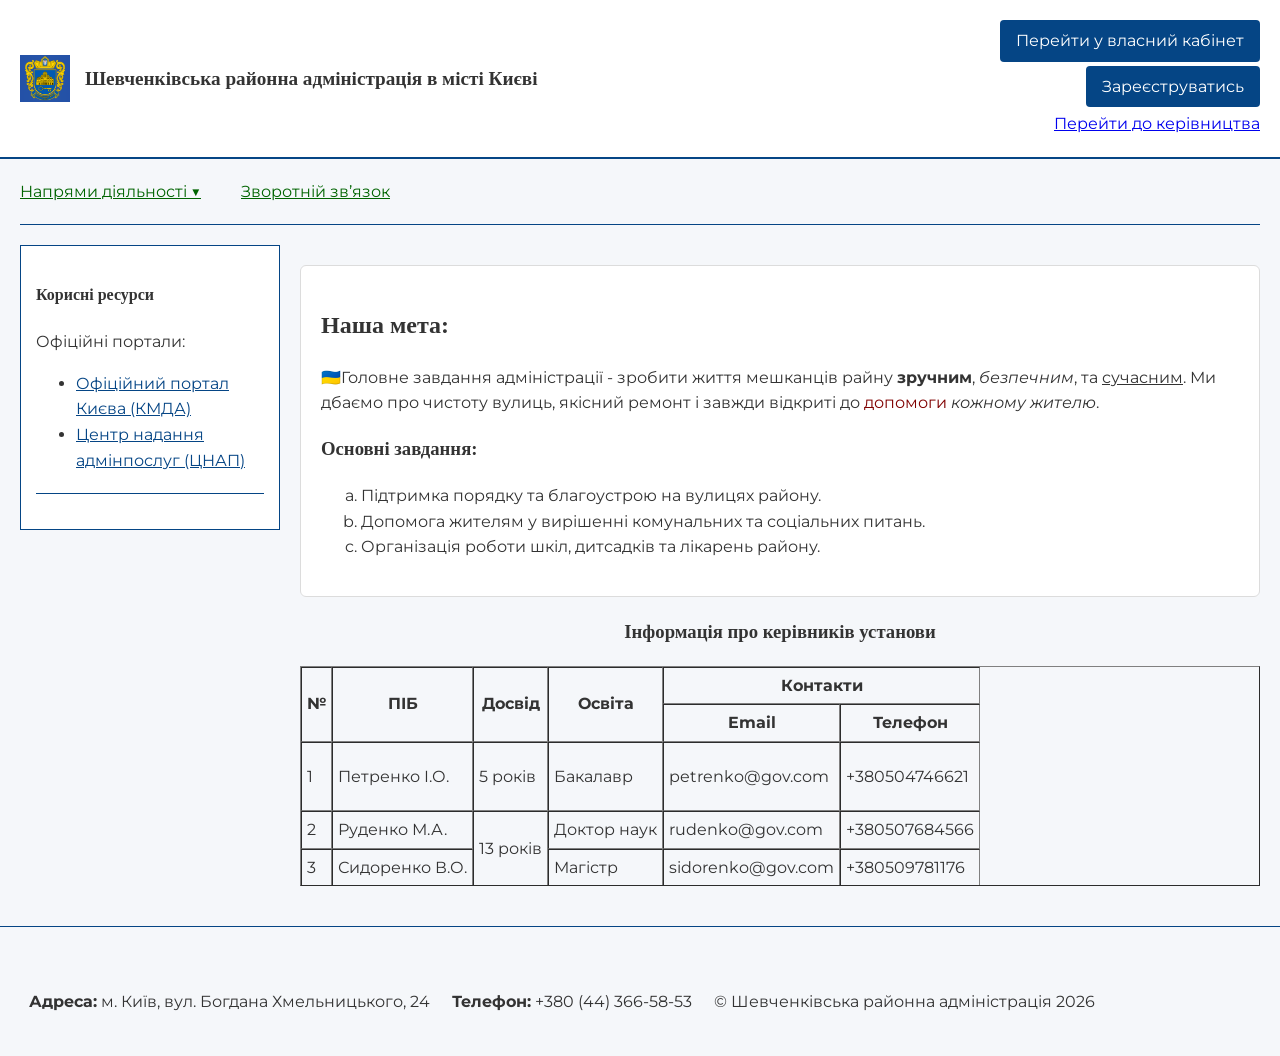
<file: index.html>
<!DOCTYPE html>
<html lang="uk"> 

<head>
    <meta charset="UTF-8">
    <title>Шевченківська районна адміністрація - Головна</title>
    <link rel="stylesheet" href="style.css">
    <link rel="preconnect" href="https://fonts.googleapis.com">
    <link rel="preconnect" href="https://fonts.gstatic.com" crossorigin>
    <link href="https://fonts.googleapis.com/css2?family=Montserrat:ital,wght@0,100..900;1,100..900&display=swap" rel="stylesheet">

</head>

<body> 
    <header class="header">
        <div class="logo_container">
            <img src="img.png" alt="Логотип Шевченківської районної адміністрації" style="max-height: 50px; max-width: 50px;" />
            <div>
                <h1> Шевченківська районна адміністрація в місті Києві</h1>
                <div id="motto-container"></div>
            </div>
        </div>
        <div class="nav_buttons">
            <p><a href="#" class="btn">Перейти у власний кабінет</a><br></p>
            <p><a href="#" class="btn btn-register">Зареєструватись</a></p>
            <p><a href="#leadership">Перейти до керівництва</a></p>
        </div>
    </header>

    

    <main>
        <nav class="navbar">
        <div class="dropdown" style="display: inline-block; position: relative;">
            <a href="activities.html" id="activities-btn">Напрями діяльності ▼</a>
            <div id="dropdown-menu" class="dropdown-content" style="display: none; position: absolute; top: 100%; left: 0; background-color: #f9f9f9; min-width: 160px; box-shadow: 0px 8px 16px rgba(0,0,0,0.2); padding: 10px; z-index: 999; border-radius: 4px;">
                <a href="activities.html#komunal" style="display: block; padding: 5px 0; color: #054585; text-decoration: none;">ЖКГ</a>
                <a href="activities.html#osvita" style="display: block; padding: 5px 0; color: #054585; text-decoration: none;">Освіта</a>
                <a href="activities.html#cnap" style="display: block; padding: 5px 0; color: #054585; text-decoration: none;">ЦНАП</a>
            </div>
        </div>
        <br>
        <a href="feedback.html">Зворотній зв’язок</a><br>
    </nav>
        <hr style="margin: 20px 0; border: 0; border-top: 1px solid #054585;">
        <aside class="sidebar">
            <h4>Корисні ресурси</h4>
            <p>Офіційні портали:</p>
            <ul>
                <li><a href="https://kyivcity.gov.ua/" target="_blank">Офіційний портал Києва (КМДА)</a></li>
                <li><a href="https://kyivcnap.gov.ua/" target="_blank">Центр надання адмінпослуг (ЦНАП)</a></li>
            </ul>
            <hr style="margin: 20px 0; border: 0; border-top: 1px solid #054585;">
            
        </aside>

        <article>
        <section>
                <h2>Наша мета:</h2>
                <p>Головне завдання адміністрації - зробити життя мешканців райну <b>зручним</b>, <i>безпечним</i>, та <u>сучасним</u>. Ми дбаємо про чистоту вулиць, якісний ремонт і завжди відкриті до <span style="color: rgb(128, 0, 0);">допомоги</span> <em>кожному жителю</em>.</p>
                <h3>Основні завдання:</h3>
                <ol type="a">
                    <li>Підтримка порядку та благоустрою на вулицях району.</li>
                    <li>Допомога жителям у вирішенні комунальних та соціальних питань.</li>
                    <li>Організація роботи шкіл, дитсадків та лікарень району.</li>
                </ol>
        </section>

            <div id="leadership" tabindex="0">
                <h3 align="center">Інформація про керівників установи</h3>
                <table border="1" cellpadding="5" cellspacing="0">
                    <thead>
                        <tr>
                            <th rowspan="2" style="width: 20px;">№</th>
                            <th rowspan="2">ПІБ</th>
                            <th rowspan="2">Досвід</th> 
                            <th rowspan="2">Освіта</th>
                            <th colspan="2">Контакти</th>
                        </tr>
                        <tr>
                            <th>Email</th>
                            <th>Телефон</th>
                        </tr>
                    </thead>
                    <tbody>
                        <tr>
                            <td>1</td>
                            <td><p id="founder-name">Петренко І.О.</p></td>
                            <td>5 років</td>
                            <td>Бакалавр</td>
                            <td>petrenko@gov.com</td>
                            <td>+380504746621</td>
                        </tr>
                        <tr>
                            <td>2</td>
                            <td>Руденко М.А.</td>
                            <td rowspan="2" style="vertical-align: middle;">13 років</td>
                            <td>Доктор наук</td>
                            <td>rudenko@gov.com</td>
                            <td>+380507684566</td>
                        </tr>
                        <tr>
                            <td>3</td>
                            <td>Сидоренко В.О.</td>
                            <td>Магістр</td>
                            <td>sidorenko@gov.com</td>
                            <td>+380509781176</td>
                        </tr>
                        <tr>
                            <td>4</td>
                            <td>Василенко А.А.</td>
                            <td>3 роки</td>
                            <td>Бакалавр</td>
                            <td>vasilenko@gov.com</td>
                            <td>+380503931277</td>
                        </tr>
                        <tr>
                            <td>5</td>
                            <td>Торчук С.О.</td>
                            <td> 9 років</td>
                            <td>Магістр</td>
                            <td colspan="2" style="text-align: center;">Немає даних</td>
                        </tr>
                    </tbody>
                    <tfoot>
                        <tr>
                            <td colspan="6"> Всього 5 ключових осіб</td>
                        </tr>
                    </tfoot>
                </table>
            </div>
        </article>
    </main>
    <hr style="margin: 20px 0; border: 0; border-top: 1px solid #054585;">
    
    <footer class="footer">
        <p tabindex="0"><b>Адреса:</b> м. Київ, вул. Богдана Хмельницького, 24 </p>
        <p tabindex="0"><b>Телефон:</b> +380 (44) 366-58-53</p>
        <p>&copy; Шевченківська районна адміністрація 2026 </p>
    </footer>

    <script src="script.js"></script>
</body>
</html>
</file>
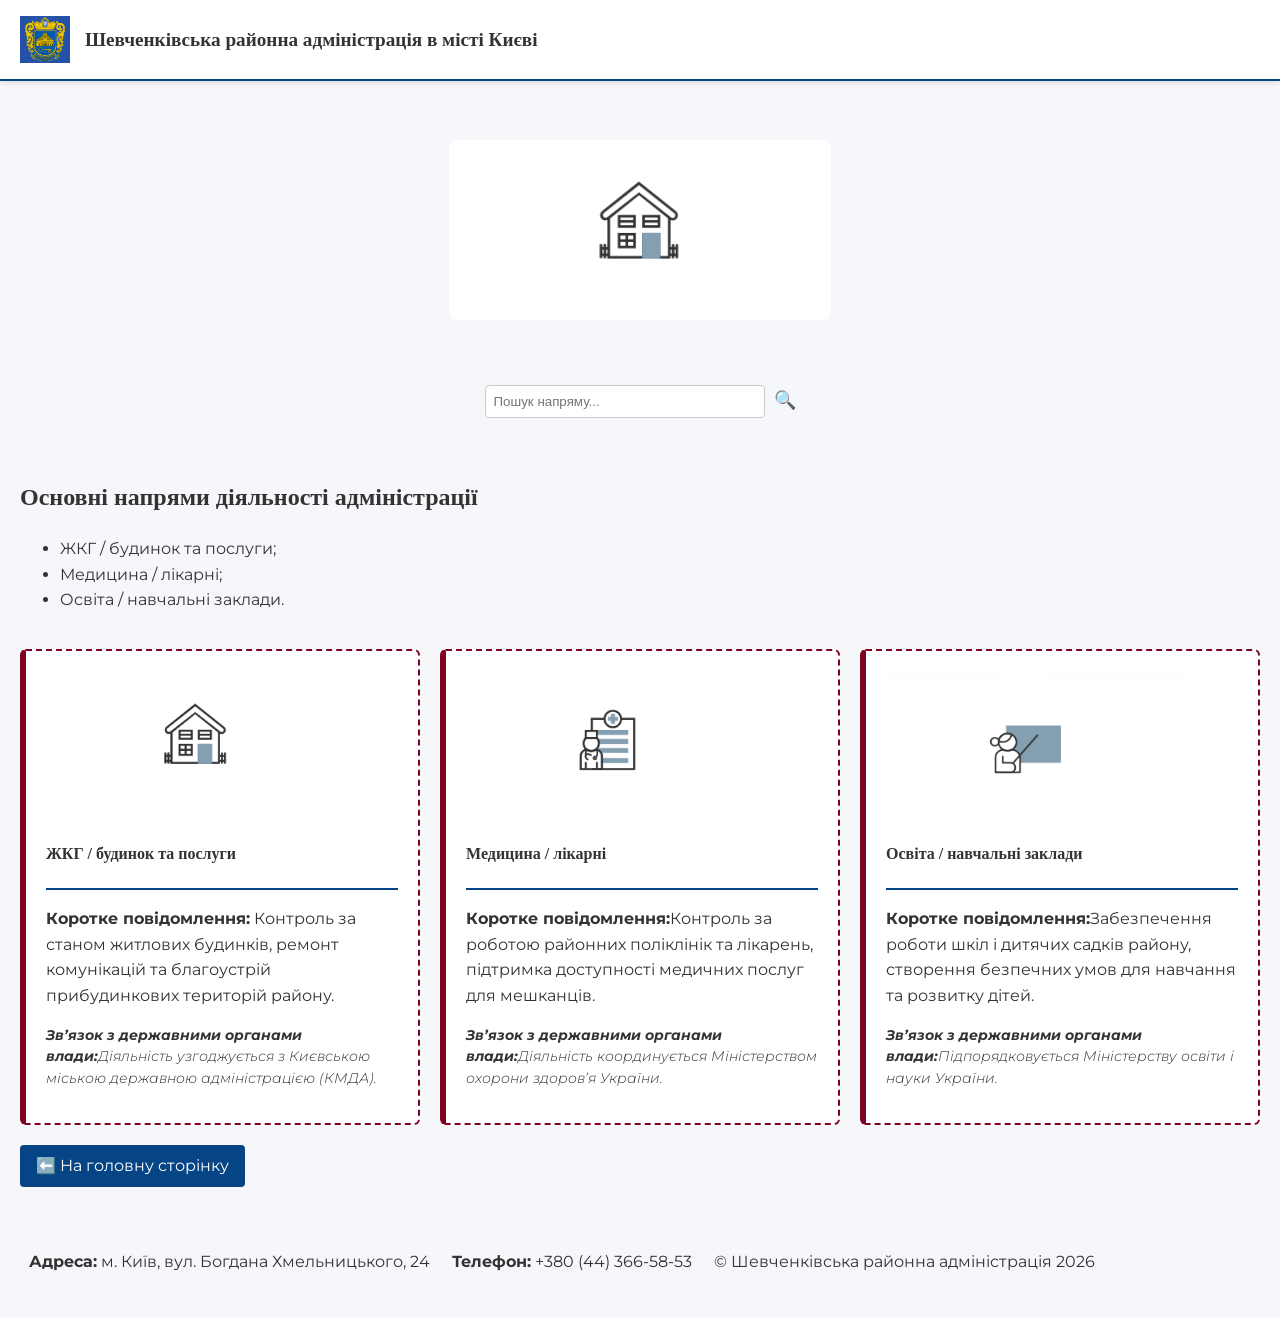
<file: activities.html>
<!DOCTYPE html>
<html lang="uk"> 

<head>
    <meta charset="UTF-8">
    <title>Шевченківська районна адміністрація - Напрями діяльності</title>
    <link rel="stylesheet" href="style.css">
    <link rel="preconnect" href="https://fonts.googleapis.com">
    <link rel="preconnect" href="https://fonts.gstatic.com" crossorigin>
    <link href="https://fonts.googleapis.com/css2?family=Montserrat:ital,wght@0,100..900;1,100..900&display=swap" rel="stylesheet">
</head>
<body>
    <header class="header projects-header">
        <div class="logo_container">
        <img src="img.png" alt="Логотип Шевченківської районної адміністрації" style="max-height: 50px; max-width: 50px;" />
        <h1>Шевченківська районна адміністрація в місті Києві</h1>
        </div>
    </header>

    <main class="activities-main">
        <div class="carousel-container" style="display: flex; justify-content: center; align-items: center; width: 100%; margin: 20px 0;">
            <div class="carousel-slide" style="text-align: center;">
                <img src="img1.png" alt="Напрям 1" class="carousel-img" style="max-height: 20vh; width: auto; border-radius: 8px; display: block; margin: 0 auto;">
                <img src="img2.png" alt="Напрям 2" class="carousel-img" style="max-height: 20vh; width: auto; border-radius: 8px; display: none; margin: 0 auto;">
                <img src="img3.png" alt="Напрям 3" class="carousel-img" style="max-height: 20vh; width: auto; border-radius: 8px; display: none; margin: 0 auto;">
            </div>
        </div>
        <div class="search-box" style="text-align: center; margin: 20px 0;">
            <input type="text" id="searchInput" placeholder="Пошук напряму..." style="padding: 8px; width: 280px; border-radius: 4px; border: 1px solid #ccc;">
            <span id="searchIcon" style="cursor: pointer; font-size: 18px; margin-left: 5px;">🔍</span>
        </div>
        <div class="activities-title-block">
            <h2>Основні напрями діяльності адміністрації</h2>
            <ul>
            <li>ЖКГ / будинок та послуги;</li>
            <li>Медицина / лікарні;</li>
            <li>Освіта / навчальні заклади.</li>
            </ul>

        </div>
        <div class="activities-grid">
            <div class="activities-card activity-item">
                <div class="card-header">
                    <img src="img1.png" alt="ЖКГ / будинок та послуги" style="max-width: 300px; border-radius: 10 px;">
                    <div class="card-title-group">
                        <h4>ЖКГ / будинок та послуги</h4>
                    </div>
                </div>
                <div class="card-body">
                    <p><b>Коротке повідомлення:</b> Контроль за станом житлових будинків, ремонт комунікацій та благоустрій прибудинкових територій району.</p>
                    <p><b>Звʼязок з державними органами влади:</b>Діяльність узгоджується з Києвською міською державною адміністрацією (КМДА).</p>
                </div>
            </div>
            
            <div class="activities-card activity-item">
                <div class="card-header">
                    <img src="img2.png" alt="Медицина / лікарні" style="max-width: 300px; border-radius: 20 px;">
                    <div class="card-title-group">
                        <h4>Медицина / лікарні</h4>
                    </div>
                </div>
                <div class="card-body">
                    <p><b>Коротке повідомлення:</b>Контроль за роботою районних поліклінік та лікарень, підтримка доступності медичних послуг для мешканців.</p>
                    <p><b>Звʼязок з державними органами влади:</b>Діяльність координується Міністерством охорони здоровʼя України.</p>
                </div>
            </div>
            
            <div class="activities-card activity-item">
                <div class="card-header">
                    <img src="img3.png" alt="Освіта / навчальні заклади" style="max-width: 300px; border-radius: 20 px;">
                    <div class="card-title-group">
                        <h4>Освіта / навчальні заклади</h4>
                    </div>
                </div>
                <div class="card-body">
                    <p><b>Коротке повідомлення:</b>Забезпечення роботи шкіл і дитячих садків району, створення безпечних умов для навчання та розвитку дітей.</p>
                    <p><b>Звʼязок з державними органами влади:</b>Підпорядковується Міністерству освіти і науки України.</p>
                </div>
            </div>
           
        </div>
        <div class="back-button-container">
            <a href="index.html" class="btn"> ⬅️ На головну сторінку</a>
        </div>
    </main>

    <footer class="footer">
        <p><b>Адреса:</b> м. Київ, вул. Богдана Хмельницького, 24 </p>

        <p><b>Телефон:</b> +380 (44) 366-58-53</p>
        <p>&copy; Шевченківська районна адміністрація 2026 </p>
    </footer>

    <script src="script.js"></script>
</body>
</html>
</file>
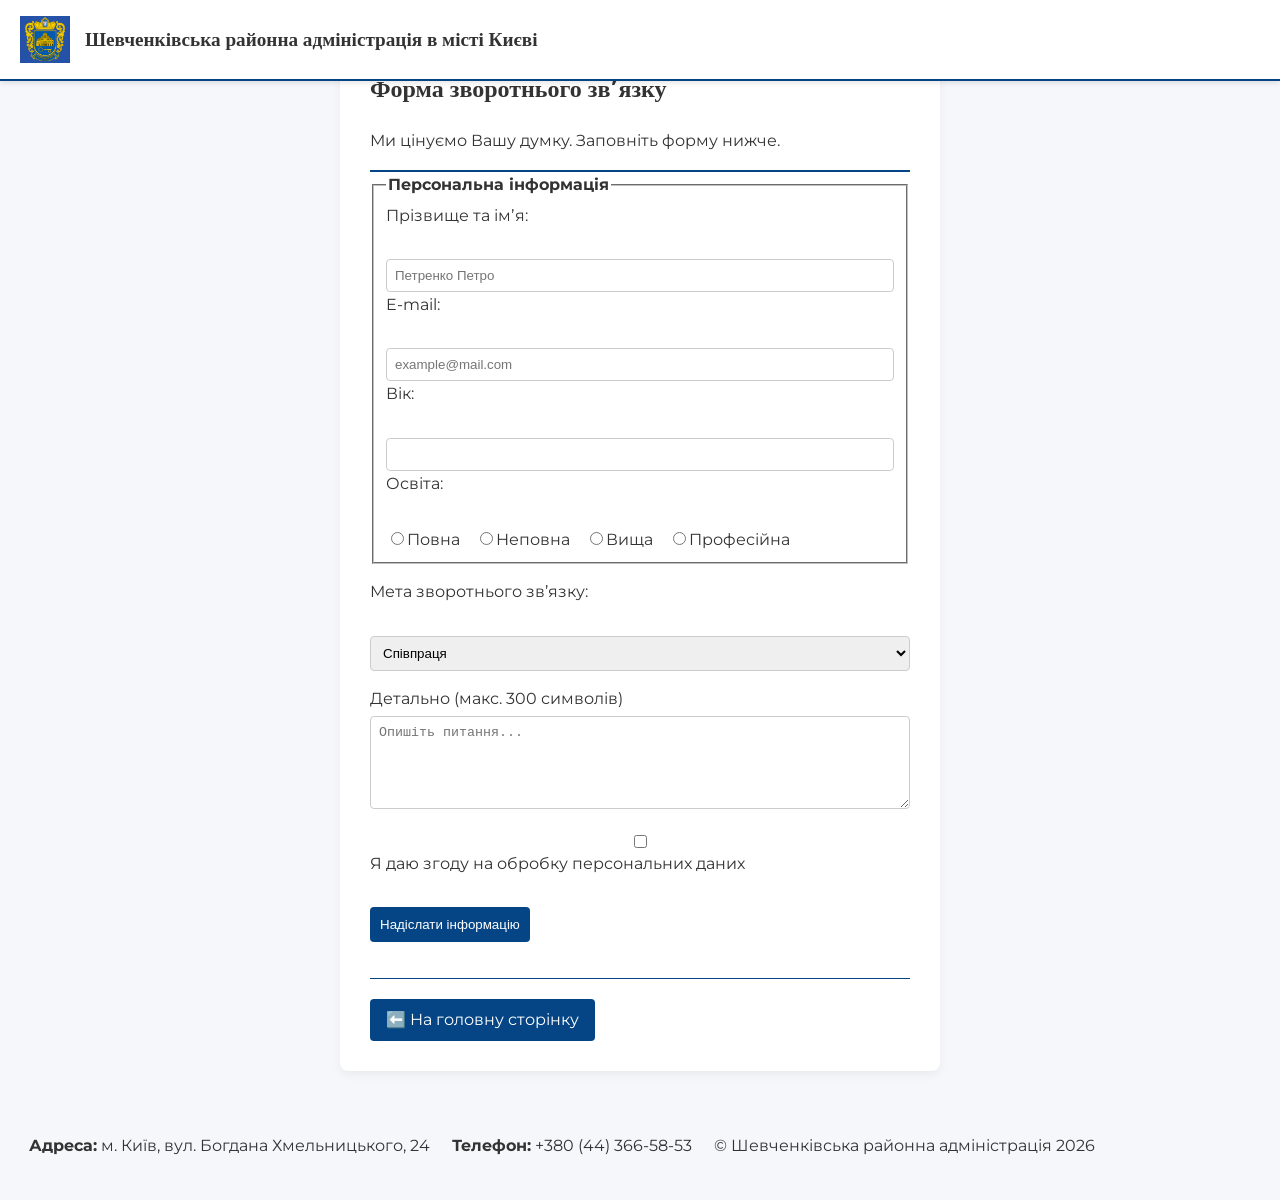
<file: feedback.html>
<!DOCTYPE html>
<html lang="uk"> 

<head>
    <meta charset="UTF-8">
    <title>Шевченківська районна адміністрація - Зворотній звʼязок</title>
    <link rel="stylesheet" href="style.css">
    <link rel="preconnect" href="https://fonts.googleapis.com">
    <link rel="preconnect" href="https://fonts.gstatic.com" crossorigin>
    <link href="https://fonts.googleapis.com/css2?family=Montserrat:ital,wght@0,100..900;1,100..900&display=swap" rel="stylesheet">
</head>
<body>
    <header class="heaedr projects-header">
        <div class="logo_container">
        <img src="img.png" alt="Логотип Шевченківської районної адміністрації" style="max-height: 50px; max-width: 50px;" />
        <h1>Шевченківська районна адміністрація в місті Києві</h1>
        </div>
    </header>

    <main class="feedback-main">
        <div class="feedback-card">
            <div class="feedback-header">
                <h2>Форма зворотнього звʼязку</h2>
                <p> Ми цінуємо Вашу думку. Заповніть форму нижче.</p>
            </div>
            <form action="#" method="post" class="feedback-form">
                <fieldset class="form-section">
                    <legend><b>Персональна інформація</b></legend>
                    <div class="form-group">
                        <label for="fullname">Прізвище та імʼя:</label><br>
                        <input type="text" id="fullname" name="fullname" required placeholder="Петренко Петро">
                    </div>
                    <div class="form-group">
                        <label for="email">E-mail:</label><br>
                        <input type="email" id="email" name="email" required placeholder="example@mail.com">
                    </div>
                    <div class="form-group">
                        <label for="age">Вік:</label><br>
                        <input type="number" id="age" name="age" min="18" max="100">
                    </div>
                    <div class="form-group">
                        <label class="group-label">Освіта:</label><br>
                        <div class="radio-group">
                            <label class="radio-option"><input type="radio" name="education" value="full">Повна</label>
                            <label class="radio-option"><input type="radio" name="education" value="incomplete">Неповна</label>
                            <label class="radio-option"><input type="radio" name="education" value="higher">Вища</label>
                            <label class="radio-option"><input type="radio" name="education" value="vocational">Професійна</label>
                        </div>
                    </div>
                    </fieldset>
                    <div class="form-group">
                        <label class="group-label">Мета зворотнього зв’язку:</label><br>
                            <select id="purpose" name="purpose">
                        <option value="cooperation">Співпраця</option>
                        <option value="complaint">Скарга на порушення права власності</option>
                        <option value="proposal">Пропозиція</option>
                        <option value="bug">Наявність помилки</option>
                    </select>
                        </div>
                    <div class="form-group" style="position: relative; display: block;">
                        <label for="details">Детально (макс. 300 символів)</label><br>
                        <textarea id="details" name="details" rows="5" maxlength="300" required placeholder="Опишіть питання..." style="width: 100%; resize: vertical; box-sizing: border-box;"></textarea>
                        <span id="tooltip" style="display: none; position: absolute; left: 102%; top: 30px; background: #333; color: #fff; padding: 6px 12px; border-radius: 4px; font-size: 12px; width: 220px; white-space: normal; z-index: 10; box-shadow: 0 2px 5px rgba(0,0,0,0.2);">Вдячні за Ваш час! Конкретизуйте мету звернення, будь ласка</span>
                    </div>
                
                <div class="form-group">
                <input type="checkbox" id="consent" name="consent" >
                <label for="consent">Я даю згоду на обробку персональних даних</label>
            </div>
            <p><button type="submit" class="btn-submit">Надіслати інформацію</button></p>
            </form>
            <hr style="margin: 20px 0; border: 0; border-top: 1px solid #054585;">
            <div class="back-button-container">
            <a href="index.html" class="btn"> ⬅️ На головну сторінку</a>
            </div>
        </div>
    </main>

    <footer class="footer">
        <p><b>Адреса:</b> м. Київ, вул. Богдана Хмельницького, 24 </p>
        <p><b>Телефон:</b> +380 (44) 366-58-53</p>
        <p>&copy; Шевченківська районна адміністрація 2026 </p>
    </footer>

    <script src="script.js"></script>
</body>
</html>
</file>
<file: style.css>
* {
    box-sizing: border-box;
}

body {
    font-family: 'Montserrat', sans-serif;
    background-color: rgb(245, 247, 250);
    color: #333333;
    line-height: 1.6;
    margin: 0;
    padding: 0;
}

h1, h2, h3, h4 {
    font-family: 'Georgia', serif;
}

#motto-container {
    font-style: italic;
    color: #666;
}

.btn {
    display: inline-block;
    padding: 8px 16px;
    background-color: #054585; 
    color: white;
    text-decoration: none;
    border-radius: 4px;
    transition: all 0.3s ease;
}

input[type="text"], input[type="email"], input[type="number"], select, textarea {
    width: 100%;
    padding: 8px;
    margin-top: 5px;
    border: 1px solid #ccc;
    border-radius: 4px;
}

[class*="header"] {
    background-color: #ffffff;
    border-bottom: 2px solid #054585;
}

footer, header {
    padding: 20px;
}

.sidebar ul li a { 
    color: #054585;
}

header > .logo_container { 
    display: flex;
    align-items: center;
    gap: 15px;
}

/* index.html */

.header {
    position: relative; 
    display: flex;
    justify-content: space-between;
    align-items: center;
    background: #fff;
    min-height: 80px;
}

.logo_container {
    position: static; 
    display: flex;
    align-items: center;
    gap: 15px;
}

.logo_container h1 {
    font-size: 1.2rem;
    line-height: 1.2;
}

.nav_buttons {
    display: flex;
    flex-direction: column;
    align-items: flex-end;
    gap: 4px;
}

.nav_buttons p {
    margin: 0;
}

main {
    padding: 20px;
}

.sidebar {
    position: sticky;
    top: 20px;
    float: left;
    width: 260px;
    background: #fff;
    padding: 15px;
    border: 1px solid #054585;
    margin-right: 20px;
    z-index: 10;
}

article {
    overflow: hidden;
}

section {
    margin: 20px 0;
    padding: 20px;
    border: 1px solid #dcdcdc;
    background: #fff;
    border-radius: 6px;
}

section p:first-of-type::before {
    content: "🇺🇦"; 
}

#leadership {
    transition: transform 0.3s ease, box-shadow 0.3s ease;
}
#leadership:hover {
    transform: scale(1.05);
    box-shadow: 0 5px 15px rgba(0,0,0,0.1);
}

#leadership table {
    display: block;
    max-height: 220px;
    overflow-y: auto;
}

.footer p {
    display: inline-block;
    padding: 3px 6px;
    border: 3px double transparent; 
    transition: border-color 0s ease 3s;
}

.footer p:hover {
    border-color: black; 
}

/* activities.html */

.projects-header {
    position: fixed;
    top: 0;
    left: 0;
    width: 100%;
    z-index: 1000;
    background: white;
    display: flex;
    align-items: center;
    box-shadow: 0 2px 5px rgba(0,0,0,0.1);
    padding: 15px 20px;
}

.projects-header .logo_container {
    display: flex;
    align-items: center;
    gap: 15px;
}

.activities-main {
    margin-top: 100px;
    display: grid;
    grid-template-columns: 1fr;
    gap: 20px;
    padding: 20px;
}

.activities-grid {
    display: grid;
    grid-template-columns: repeat(auto-fit, minmax(300px, 1fr));
    gap: 20px;
}

.activities-card {
    border-top: 2px dashed #800020;
    border-right: 2px dashed #800020;
    border-bottom: 2px dashed #800020;
    border-left: 6px solid #800020;
    padding: 20px;
    background: #ffffff;
    border-radius: 6px;
}

.activities-card p:last-child {
    font-weight: 300;
    font-style: italic;
    font-size: 0.85rem;
}

.activities-card img {
    filter: brightness(1);
    transition: filter 0.3s ease;
}
.activities-card img:hover {
    filter: brightness(0.75);
}

.activities-card a:link, .navbar a:link {
    color: darkgreen;
}


/*feedback.html */

.feedback-main {
    display: flex;
    justify-content: center;
    align-items: center;
    min-height: 80vh;
    padding: 20px;
}

.feedback-card {
    display: flex;
    flex-flow: column nowrap;
    justify-content: flex-start;
    align-items: stretch;
    width: 100%;
    max-width: 600px;
    background: white;
    padding: 30px;
    border-radius: 8px;
    box-shadow: 0 4px 10px rgba(0,0,0,0.05);
}

.feedback-form {
    display: flex;
    flex-direction: column;
    gap: 15px;
}

.form-group {
    display: flex;
    flex-direction: column;
}

.btn-submit {
    order: 2;
    flex-grow: 1;
    padding: 10px;
    background-color: #054585;
    color: white;
    border: none;
    border-radius: 4px;
    cursor: pointer;
}

.radio-group {
    display: flex;
    flex-wrap: wrap;
    gap: 15px;
    margin-top: 5px;
}

.navbar {
    display: flex;
    flex-direction: row;
    align-items: center;
    gap: 20px;
}

@media screen and (max-width: 768px) {
    .nav_buttons, .navbar {
        display: flex;
        flex-direction: column;
        align-items: flex-end;
    }
}
</file>
